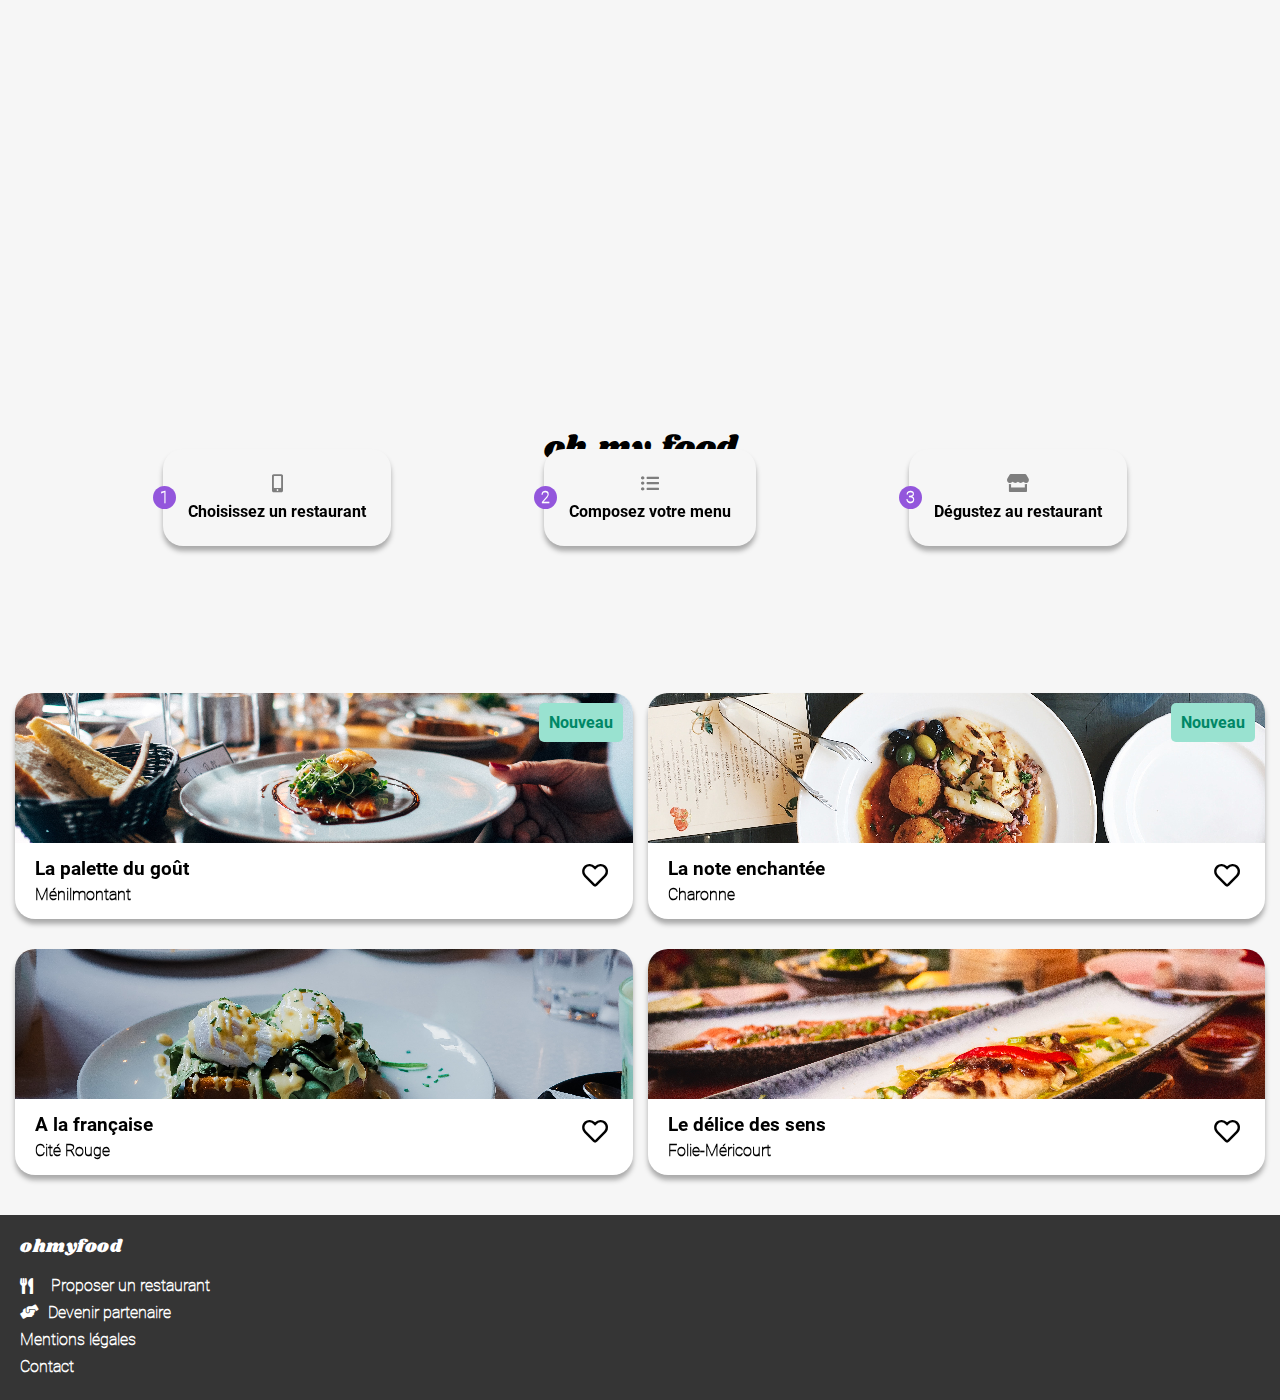
<file: index.html>
<!doctype html>
<html lang="fr">
    <head>
        <meta charset="UTF-8"/>
        <meta name="viewport" content="width=device-width">
        <title>Oh My Food</title>
        <link rel="stylesheet" href="icons/css/all.css"/>
        <link rel="stylesheet" href="css/main.css">
        <link rel="stylesheet" href="css/base.css">
        <link rel="stylesheet" href="css/header.css">
        <link rel="stylesheet" href="css/footer.css">
    </head>
    <body>

        <div class="load">
            <div class="load__text load__text-1">oh</div>
            <div class="load__text load__text-2">my</div>
            <div class="load__text load__text-3">food</div>
        </div>

        <header>
            <img id="logo" src="./img/logo/ohmyfood@2x.svg" alt="logo OhMyFood"/>
            <label class="localisation"><i class="fas fa-map-marker-alt"></i><input class="city" type="text" placeholder="Paris, Belleville"/></label>
        </header>

        <main>
            <section id="reservation">
                <h1>Réservez le menu qui vous convient</h1>
                    <p>Découvrez des restaurants d'exception, sélectionnés par nos soins.</p>
                    <input type="button" value="Explorer nos restaurants" class="explore--btn">
            </section>
        <div class="restaurants__container">
            <section id="fonctionnement">
                <h2>Fonctionnement</h2>
                    <ol class="fonctionnement">
                        <li class="fonctionnement__etape"><i class="fas fa-mobile-alt"></i>Choisissez un restaurant</li>
                        <li class="fonctionnement__etape"><i class="fas fa-list-ul"></i>Composez votre menu</li>
                        <li class="fonctionnement__etape"><i class="fas fa-store"></i>Dégustez au restaurant</li>
                    </ol>
            </section>

            <section id="restaurants">   
                <h2 class="restaurants__title">Restaurants</h2>
                    <div class="restaurants__figure__list">
                        <a class="restaurants__link" href="./la-palette-du-gout.html">
                            <figure class="restaurants__figure__new">
                                <img src="./img/restaurants/jay-wennington-N_Y88TWmGwA-unsplash.jpg" alt="carpaccio de saumon sauce basalmique">
                                <span class="restaurants__figure__new__tag">Nouveau</span>
                                <figcaption class="figcaption__restaurants">
                                    <div class="figcaption__details">
                                        <span class="figcaption__restaurants__name">La palette du goût</span>
                                        <span class="figcaption__restaurants__city">Ménilmontant</span>
                                    </div>
                                    <div class="btn__heart">
                                        <i class="far fa-heart"></i>
                                        <i class="fas fa-heart"></i>
                                    </div>
                                </figcaption>
                            </figure>
                        </a>
                        <a class="restaurants__link" href="./la-note-enchantee.html">
                            <figure class="restaurants__figure__new">
                                <img src="./img/restaurants/stil-u2Lp8tXIcjw-unsplash.jpg" alt="croquettes de poulet sauce tomate">
                                <span class="restaurants__figure__new__tag">Nouveau</span>
                                <figcaption class="figcaption__restaurants">
                                    <div class="figcaption__details">
                                        <span class="figcaption__restaurants__name">La note enchantée</span>
                                        <span class="figcaption__restaurants__city">Charonne</span>
                                    </div>
                                    <div class="btn__heart">
                                        <i class="far fa-heart"></i>
                                        <i class="fas fa-heart"></i>
                                    </div>
                                </figcaption>
                            </figure>
                        </a>
                        <a class="restaurants__link" href="./a-la-française.html">
                            <figure class="restaurants__figure">
                                <img src="./img/restaurants/toa-heftiba-DQKerTsQwi0-unsplash.jpg" alt="oeufs benedictes épinards et toast">
                                <figcaption class="figcaption__restaurants">
                                    <div class="figcaption__details">
                                        <span class="figcaption__restaurants__name">A la française</span>
                                        <span class="figcaption__restaurants__city">Cité Rouge</span>
                                    </div>
                                    <div class="btn__heart">
                                        <i class="far fa-heart"></i>
                                        <i class="fas fa-heart"></i>
                                    </div>
                                </figcaption>
                            </figure>
                        </a>
                        <a class="restaurants__link" href="./le-delice-des-sens.html">
                            <figure class="restaurants__figure">
                                <img src="./img/restaurants/louis-hansel-shotsoflouis-qNBGVyOCY8Q-unsplash.jpg" alt="poisson sauce sucré salé">
                                <figcaption class="figcaption__restaurants">
                                    <div class="figcaption__details">
                                        <span class="figcaption__restaurants__name">Le délice des sens</span>
                                        <span class="figcaption__restaurants__city">Folie-Méricourt</span>
                                    </div>
                                    <div class="btn__heart">
                                        <i class="far fa-heart"></i>
                                        <i class="fas fa-heart"></i>
                                    </div>
                                </figcaption>
                            </figure>
                        </a>
                    </div>
            </section>
        </div>
        </main>

        <footer class="footer__list">
            <h3>ohmyfood</h3>
                <div class="footer__suggest">
                    <i class="fas fa-utensils"></i>
                    <a href="#"><p>Proposer un restaurant</p></a>
                </div>
                <div class="footer__sponso">
                    <i class="fas fa-hands-helping"></i>
                    <a href="#"><p>Devenir partenaire</p></a>
                </div>
                <div><a href="#">Mentions légales</a></div>
                <a class="contact" href="mailto:contact@ohmyfood.com">Contact</a>
        </footer>
    </body>
</html>
</file>
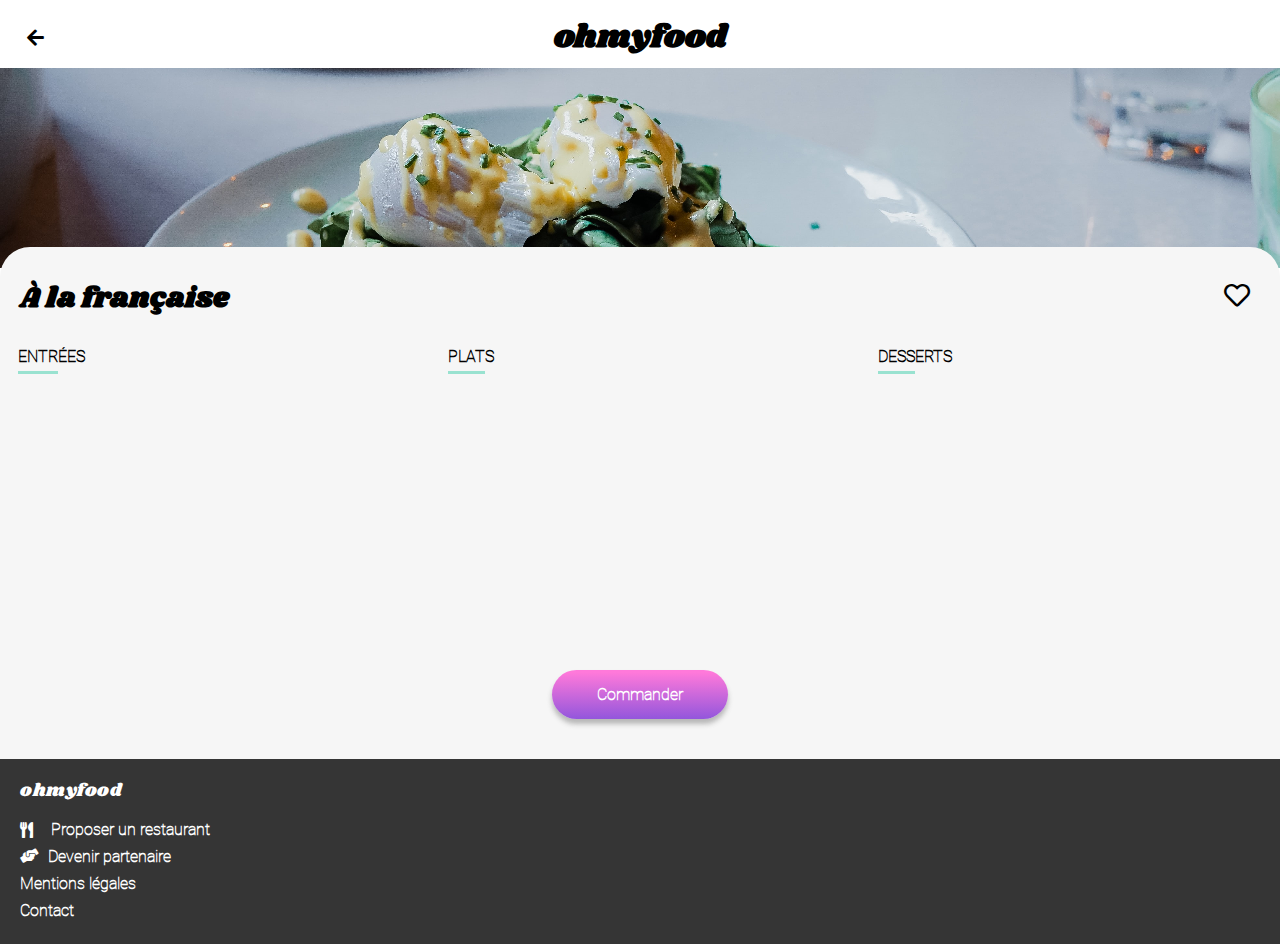
<file: a-la-française.html>
<!doctype html>
<html lang="fr">
    <head>
        <meta charset="UTF-8"/>
        <meta name="viewport" content="width=device-width, initial-scale=1"/>
        <title>À la Française - Oh My Food</title>
        <link rel="stylesheet" href="./icons/css/all.css"/>
        <link rel="stylesheet" href="css/main.css">
        <link rel="stylesheet" href="css/main-restaurants.css"/>
        <link rel="stylesheet" href="css/base-restaurants.css"/>
        <link rel="stylesheet" href="css/header-restaurants.css"/>
        <link rel="stylesheet" href="css/footer.css"/>
    </head>

    <body>
        <header class="header__back">
            <a class="header__row" href="./index.html"><i class="fas fa-arrow-left"></i></a>
            <h1 class="header__title">ohmyfood</h1>
        </header>

        <img id="restaurants__pictures" src="./img/restaurants/toa-heftiba-DQKerTsQwi0-unsplash.jpg" alt="oeufs benedictes épinards et toast">

        <main>          
            <section class="restaurants__card">
                <h2 class="restaurants__title">À la française</h2>
                <div class="btn__heart">
                    <div class="restaurants__heart--empty">
                        <i class="far fa-heart"></i>
                        </div>
                        <div class="restaurants__heart--full">
                        <i class="fas fa-heart"></i>
                        </div>
                </div>
            </section>
            <div class="menu__card">
                <section id="starters">
                    <h2><span class="underline">ENTR</span>ÉES</h2>
                        <div class="menu delay-0">
                            <div class="menu__details">
                                <p class="menu__name">Tartare de poulpe acidulé</p>
                                <p class="menu__caption">Aux zests d'orange</p>
                            </div>
                            <div class="menu__price">25€</div>
                            <div class="menu__check">
                                <i class="fas fa-check" aria-hidden="true"></i>
                            </div> 
                        </div>
                        <div class="menu delay-1">
                            <div class="menu__details">
                                <p class="menu__name">Velouté de légumes d'antan</p>
                                <p class="menu__caption">Carotte, panais, topinambour</p>
                            </div>
                            <div class="menu__price">35€</div>
                            <div class="menu__check">
                                <i class="fas fa-check"></i>
                            </div>
                        </div>
                        <div class="menu delay-2">
                            <div class="menu__details">
                                <p class="menu__name">Soupe à l'oignon</p>
                                <p class="menu__caption">Revisitée</p>
                            </div>
                            <div class="menu__price">20€</div>
                            <div class="menu__check">
                                <i class="fas fa-check"></i>
                            </div>
                        </div>
                </section>
                <section id="courses">
                    <h2><span class="underline">PLAT</span>S</h2>
                        <div class="menu delay-3">
                            <div class="menu__details">
                                <p class="menu__name">Coquilles Saint-Jacques</p>
                                <p class="menu__caption">Accompagnées d'une purée de panais</p>
                            </div>
                            <div class="menu__price">40€</div>
                            <div class="menu__check">
                                <i class="fas fa-check"></i>
                            </div>
                        </div>
                        <div class="menu delay-4">
                            <div class="menu__details">
                                <p class="menu__name">Magret de canard</p>
                                <p class="menu__caption">Et parmentier de pommes de terres</p>
                            </div>
                            <div class="menu__price">35€</div>
                            <div class="menu__check">
                                <i class="fas fa-check"></i>
                            </div>
                        </div>
                        <div class="menu delay-5">
                            <div class="menu__details">
                                <p class="menu__name">Pigeonneau d'Ille-et-Vilaine</p>
                                <p class="menu__caption">Sur son lit de gnocchis aux légumes</p>
                            </div>
                            <div class="menu__price">44€</div>
                            <div class="menu__check">
                                <i class="fas fa-check"></i>
                            </div>
                        </div>
                </section>
                <section id="desserts">
                    <h2><span class="underline">DESS</span>ERTS</h2>
                        <div class="menu delay-6">
                            <div class="menu__details">
                                <p class="menu__name">Pétales de violettes glacés</p>
                                <p class="menu__caption">Et purée de noisettes</p>
                            </div>
                            <div class="menu__price">18€</div>
                            <div class="menu__check">
                                <i class="fas fa-check"></i>
                            </div>
                        </div>
                        <div class="menu delay-7">
                            <div class="menu__details">
                                <p class="menu__name">Fondant au chocolat</p>
                                <p class="menu__caption">Revisité</p>
                            </div>
                            <div class="menu__price">22€</div>
                            <div class="menu__check">
                                <i class="fas fa-check"></i>
                            </div>
                        </div>
                        <div class="menu delay-8">
                            <div class="menu__details">                                
                                <p class="menu__name">Millefeuille croustillant</p>
                                <p class="menu__caption">Myrtilles et pâte d'amande</p>
                            </div>
                            <div class="menu__price">23€</div>
                            <div class="menu__check">
                                <i class="fas fa-check"></i>
                            </div>
                        </div>
                </section>
            </div>
            <div class="btn">
                <input type="button" value="Commander">
            </div>
        </main>
        
        <footer class="footer__list">
            <h3>ohmyfood</h3>
                <div class="footer__suggest">
                    <i class="fas fa-utensils"></i>
                    <a href="#"><p>Proposer un restaurant</p></a>
                </div>
                <div class="footer__sponso">
                    <i class="fas fa-hands-helping"></i>
                    <a href="#"><p>Devenir partenaire</p></a>
                </div>
                <div><a href="#">Mentions légales</a></div>
                <a class="contact" href="mailto:contact@ohmyfood.com">Contact</a>
        </footer>
    </body>
</html>
</file>
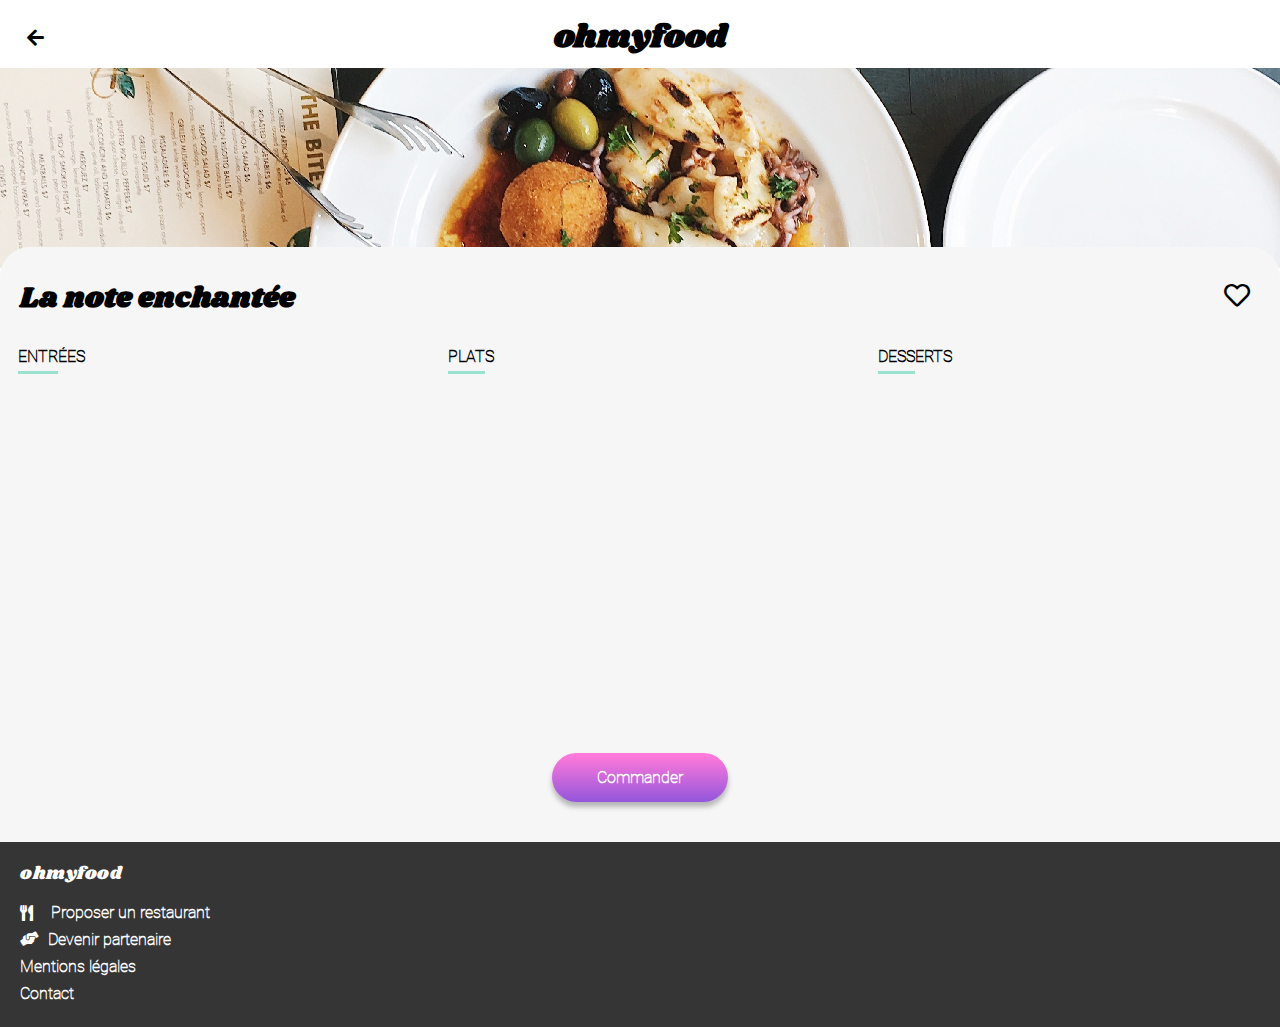
<file: la-note-enchantee.html>
<!doctype html>
<html lang="fr">
    <head>
        <meta charset="UTF-8"/>
        <meta name="viewport" content="width=device-width, initial-scale=1"/>
        <title>La Note Enchantée - Oh My Food</title>
        <link rel="stylesheet" href="./icons/css/all.css"/>
        <link rel="stylesheet" href="css/main.css">
        <link rel="stylesheet" href="css/main-restaurants.css"/>
        <link rel="stylesheet" href="css/base-restaurants.css"/>
        <link rel="stylesheet" href="css/header-restaurants.css"/>
        <link rel="stylesheet" href="css/footer.css"/>
    </head>

    <body>
        <header class="header__back">
            <a class="header__row" href="./index.html"><i class="fas fa-arrow-left"></i></a>
            <h1 class="header__title">ohmyfood</h1>
        </header>

            <img id="restaurants__pictures" src="./img/restaurants/stil-u2Lp8tXIcjw-unsplash.jpg" alt="croquettes de poulet sauce tomate">

            <main>          
                <section class="restaurants__card">
                    <h2 class="restaurants__title">La note enchantée</h2>
                    <div class="btn__heart">
                        <div class="restaurants__heart--empty">
                            <i class="far fa-heart"></i>
                            </div>
                            <div class="restaurants__heart--full">
                            <i class="fas fa-heart"></i>
                            </div>
                    </div>
                </section>
                <div class="menu__card">
                    <section id="starters">
                        <h2><span class="underline">ENTR</span>ÉES</h2>
                            <div class="menu delay-0">
                                <div class="menu__details">
                                    <p class="menu__name">Ravioles de foie gras</p>
                                    <p class="menu__caption">Accompagnés de leur crème à la truffe</p>
                                </div>
                                <div class="menu__price">25€</div>
                                <div class="menu__check">
                                    <i class="fas fa-check" aria-hidden="true"></i>
                                </div> 
                            </div>
                            <div class="menu delay-1">
                                <div class="menu__details">
                                    <p class="menu__name">Caviar osciètre</p>
                                    <p class="menu__caption">Sur blini à la farine de blé noir</p>
                                </div>
                                <div class="menu__price">35€</div>
                                <div class="menu__check">
                                    <i class="fas fa-check"></i>
                                </div>
                            </div>
                            <div class="menu delay-2">
                                <div class="menu__details">
                                    <p class="menu__name">Homard et espuma de potiron</p>
                                    <p class="menu__caption">Mariné aux zests d'orange</p>
                                </div>
                                <div class="menu__price">20€</div>
                                <div class="menu__check">
                                    <i class="fas fa-check"></i>
                                </div>
                            </div>
                            <div class="menu delay-3">
                                <div class="menu__details">
                                    <p class="menu__name">Foie gras de canard cuit entier</p>
                                    <p class="menu__caption">Confiture de figue et pain toasté</p>
                                </div>
                                <div class="menu__price">35€</div>
                                <div class="menu__check">
                                    <i class="fas fa-check"></i>
                                </div>
                            </div>
                    </section>
                    <section id="courses">
                        <h2><span class="underline">PLAT</span>S</h2>
                            <div class="menu delay-4">
                                <div class="menu__details">
                                    <p class="menu__name">Noix de coquilles Saint-Jacques</p>
                                    <p class="menu__caption">Sur lit de purée de céleri-rave</p>
                                </div>
                                <div class="menu__price">40€</div>
                                <div class="menu__check">
                                    <i class="fas fa-check"></i>
                                </div>
                            </div>
                            <div class="menu delay-5">
                                <div class="menu__details">
                                    <p class="menu__name">Langoustine poêlée</p>
                                    <p class="menu__caption">Purée de patate douce</p>
                                </div>
                                <div class="menu__price">35€</div>
                                <div class="menu__check">
                                    <i class="fas fa-check"></i>
                                </div>
                            </div>
                            <div class="menu delay-6">
                                <div class="menu__details">
                                    <p class="menu__name">Mijoté de queue de boeuf</p>
                                    <p class="menu__caption">Et riz sauvage aux zests de citron</p>
                                </div>
                                <div class="menu__price">44€</div>
                                <div class="menu__check">
                                    <i class="fas fa-check"></i>
                                </div>
                            </div>
                    </section>
                    <section id="desserts">
                        <h2><span class="underline">DESS</span>ERTS</h2>
                            <div class="menu delay-7">
                                <div class="menu__details">
                                    <p class="menu__name">Macaron noisette et chocolat</p>
                                    <p class="menu__caption">Glace au caramel brun et sel de Guérande</p>
                                </div>
                                <div class="menu__price">18€</div>
                                <div class="menu__check">
                                    <i class="fas fa-check"></i>
                                </div>
                            </div>
                            <div class="menu delay-8">
                                <div class="menu__details">
                                    <p class="menu__name">Baba au rhum revisité</p>
                                    <p class="menu__caption">Avec son coulis de citron</p>
                                </div>
                                <div class="menu__price">22€</div>
                                <div class="menu__check">
                                    <i class="fas fa-check"></i>
                                </div>
                            </div>
                            <div class="menu delay-9">
                                <div class="menu__details">                                
                                    <p class="menu__name">Tarte au citron meringuée</p>
                                    <p class="menu__caption">Destructurée</p>
                                </div>
                                <div class="menu__price">23€</div>
                                <div class="menu__check">
                                    <i class="fas fa-check"></i>
                                </div>
                            </div>
                    </section>
                </div>
                <div class="btn">
                    <input type="button" value="Commander">
                </div>
            </main>

            <footer class="footer__list">
                <h3>ohmyfood</h3>
                <div class="footer__suggest">
                    <i class="fas fa-utensils"></i>
                    <a href="#"><p>Proposer un restaurant</p></a>
                </div>
                <div class="footer__sponso">
                    <i class="fas fa-hands-helping"></i>
                    <a href="#"><p>Devenir partenaire</p></a>
                </div>
                <div><a href="#">Mentions légales</a></div>
                <a class="contact" href="mailto:contact@ohmyfood.com">Contact</a>
            </footer>
    </body>
</html>
</file>
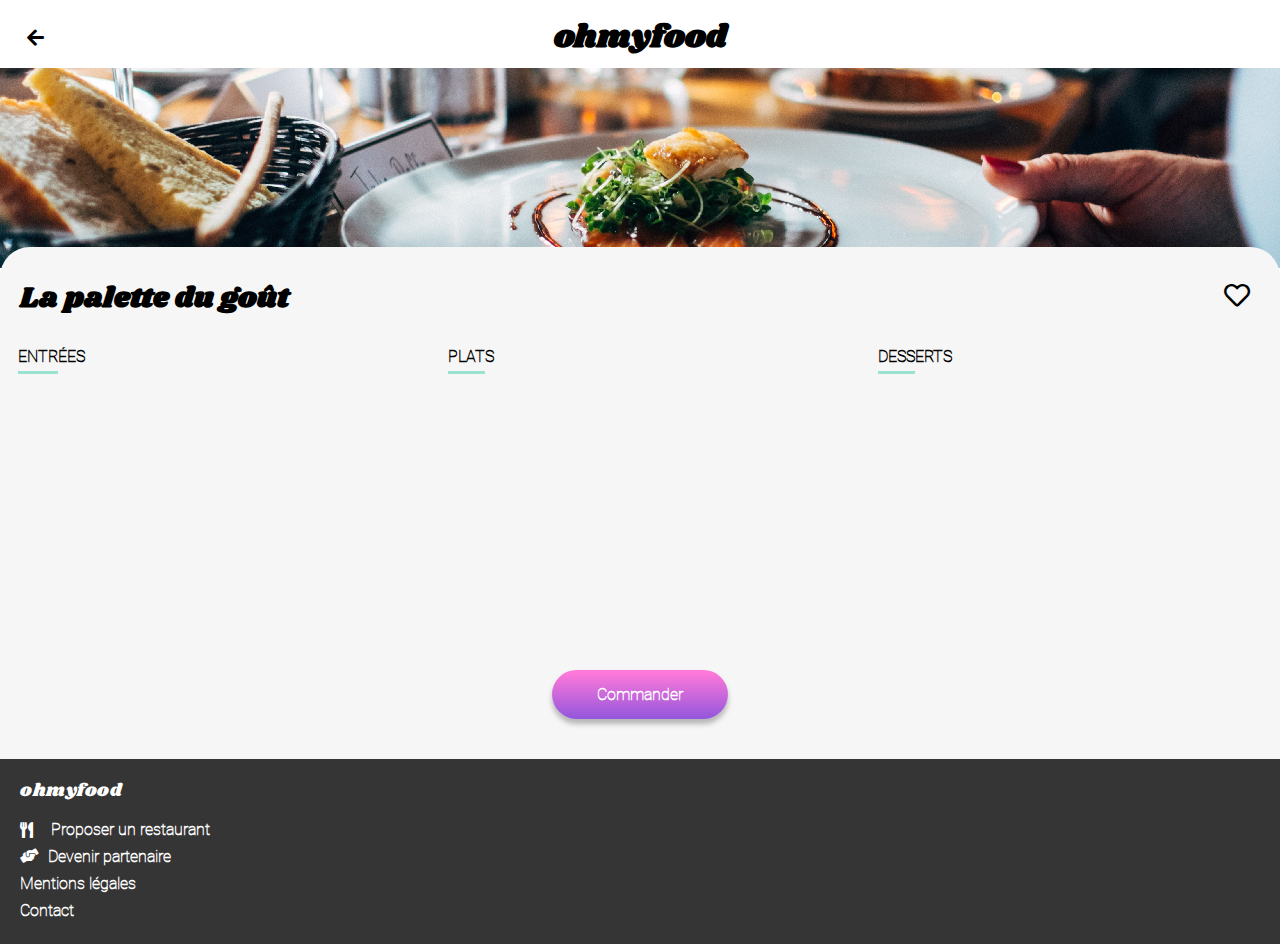
<file: la-palette-du-gout.html>
<!doctype html>
<html lang="fr">
    <head>
        <meta charset="UTF-8"/>
        <meta name="viewport" content="width=device-width, initial-scale=1"/>
        <title>La Palette du Goût - Oh My Food</title>
        <link rel="stylesheet" href="./icons/css/all.css"/>
        <link rel="stylesheet" href="css/main.css"/>
        <link rel="stylesheet" href="css/main-restaurants.css"/>
        <link rel="stylesheet" href="css/base-restaurants.css"/>
        <link rel="stylesheet" href="css/header-restaurants.css"/>
        <link rel="stylesheet" href="css/footer.css"/>
    </head>
    <body>
        <header class="header__back">
            <a class="header__row" href="./index.html"><i class="fas fa-arrow-left"></i></a>
            <h1 class="header__title">ohmyfood</h1>
        </header>

            <img id="restaurants__pictures" src="./img/restaurants/jay-wennington-N_Y88TWmGwA-unsplash.jpg" alt="carpaccio de saumon sauce basalmique">

        <main>          
            <section class="restaurants__card">
                <h2 class="restaurants__title">La palette du goût</h2>
                <div class="btn__heart">
                    <div class="restaurants__heart--empty">
                    <i class="far fa-heart"></i>
                    </div>
                    <div class="restaurants__heart--full">
                    <i class="fas fa-heart"></i>
                    </div>
                </div>
            </section>
            <div class="menu__card">
                <section id="starters">
                    <h2><span class="underline">ENTR</span>ÉES</h2>
                        <div class="menu delay-0">
                            <div class="menu__details">
                                <p class="menu__name">Fricassé d'escargot</p>
                                <p class="menu__caption">Au piment d'espellette</p>
                            </div>
                            <div class="menu__price">25€</div>
                            <div class="menu__check">
                                <i class="fas fa-check" aria-hidden="true"></i>
                            </div> 
                        </div>
                        <div class="menu delay-1">
                            <div class="menu__details">
                                <p class="menu__name">Foie gras de canard mi-cuit</p>
                                <p class="menu__caption">Et ses copeaux de truffe noire</p>
                            </div>
                            <div class="menu__price">35€</div>
                            <div class="menu__check">
                                <i class="fas fa-check"></i>
                            </div>
                        </div>
                        <div class="menu delay-2">
                            <div class="menu__details">
                                <p class="menu__name">Oeuf au plat</p>
                                <p class="menu__caption">Assaisonné à la truffe sur lit de caviar</p>
                            </div>
                            <div class="menu__price">20€</div>
                            <div class="menu__check">
                                <i class="fas fa-check"></i>
                            </div>
                        </div>
                </section>
                <section id="courses">
                    <h2><span class="underline">PLAT</span>S</h2>
                        <div class="menu delay-3">
                            <div class="menu__details">
                                <p class="menu__name">Filet de boeuf aux herbes</p>
                                <p class="menu__caption">Accompagné de sa ribambelle de légumes</p>
                            </div>
                            <div class="menu__price">40€</div>
                            <div class="menu__check">
                                <i class="fas fa-check"></i>
                            </div>
                        </div>
                        <div class="menu delay-4">
                            <div class="menu__details">
                                <p class="menu__name">Parmentuer de queue de boeuf</p>
                                <p class="menu__caption">A la truffe noire sur sa purée de panais</p>
                            </div>
                            <div class="menu__price">35€</div>
                            <div class="menu__check">
                                <i class="fas fa-check"></i>
                            </div>
                        </div>
                        <div class="menu delay-5">
                            <div class="menu__details">
                                <p class="menu__name">Filet de turbot</p>
                                <p class="menu__caption">Aux agrumes</p>
                            </div>
                            <div class="menu__price">44€</div>
                            <div class="menu__check">
                                <i class="fas fa-check"></i>
                            </div>
                        </div>
                </section>
                <section id="desserts">
                    <h2><span class="underline">DESS</span>ERTS</h2>
                        <div class="menu delay-6">
                            <div class="menu__details">
                                <p class="menu__name">Paris-Brest</p>
                                <p class="menu__caption">Revisité</p>
                            </div>
                            <div class="menu__price">18€</div>
                            <div class="menu__check">
                                <i class="fas fa-check"></i>
                            </div>
                        </div>
                        <div class="menu delay-7">
                            <div class="menu__details">
                                <p class="menu__name">Macaron au chocolat d'exception</p>
                                <p class="menu__caption">Et glace à la vanille de Madagascar</p>
                            </div>
                            <div class="menu__price">22€</div>
                            <div class="menu__check">
                                <i class="fas fa-check"></i>
                            </div>
                        </div>
                        <div class="menu delay-8">
                            <div class="menu__details">                                
                                <p class="menu__name">Mousse au chocolat</p>
                                <p class="menu__caption">Au piment d'Espellette et à la truffe noire</p>
                            </div>
                            <div class="menu__price">23€</div>
                            <div class="menu__check">
                                <i class="fas fa-check"></i>
                            </div>
                        </div>
                </section>
            </div>
            <div class="btn">
                <input type="button" value="Commander">
            </div>
        </main>

        <footer class="footer__list">
            <h3>ohmyfood</h3>
                <div class="footer__suggest">
                    <i class="fas fa-utensils"></i>
                    <a href="#"><p>Proposer un restaurant</p></a>
                </div>
                <div class="footer__sponso">
                    <i class="fas fa-hands-helping"></i>
                    <a href="#"><p>Devenir partenaire</p></a>
                </div>
                <div><a href="#">Mentions légales</a></div>
                <a class="contact" href="mailto:contact@ohmyfood.com">Contact</a>
        </footer>
    </body>
</html>
</file>
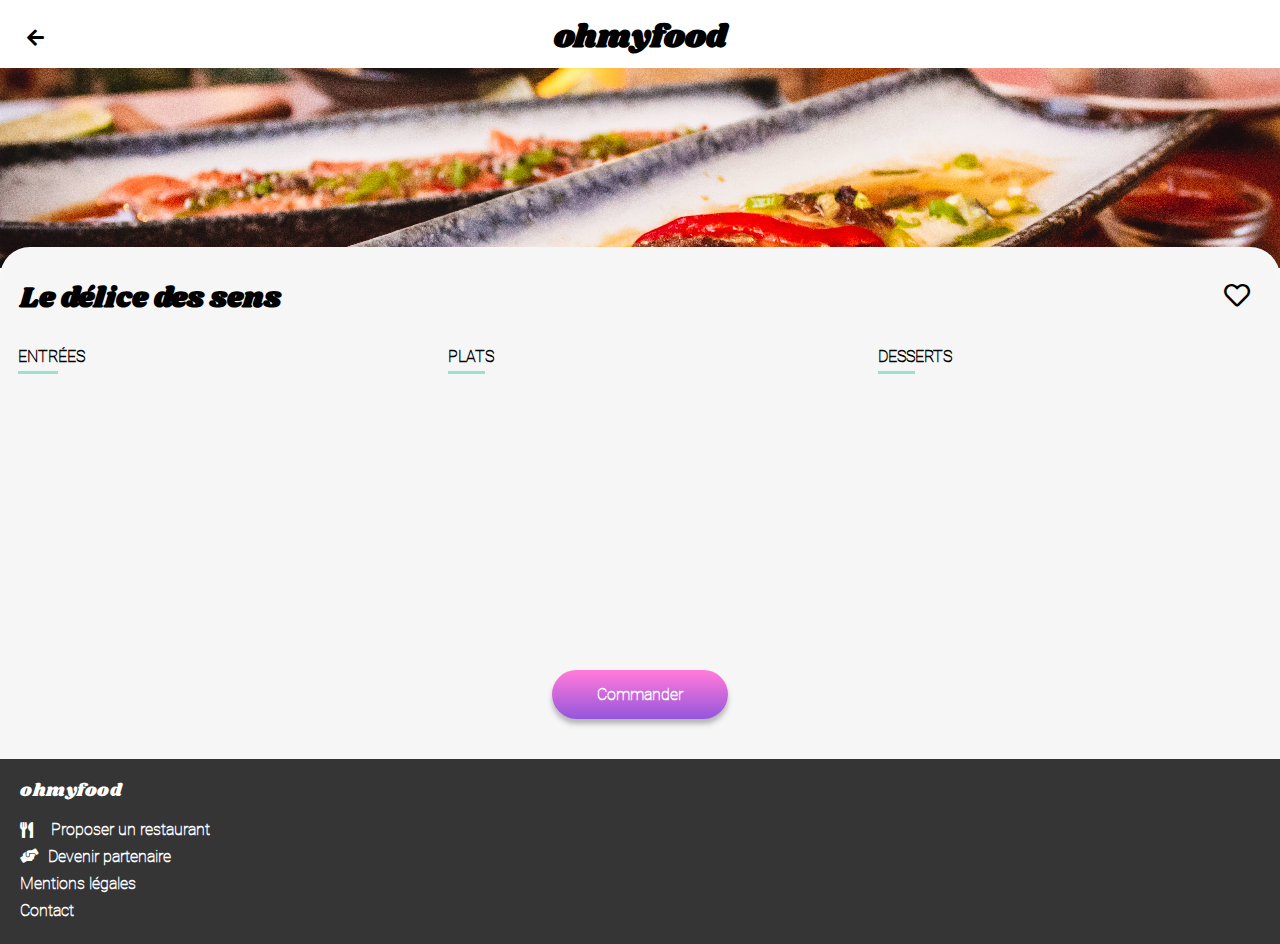
<file: le-delice-des-sens.html>
<!doctype html>
<html lang="fr">
    <head>
        <meta charset="UTF-8"/>
        <meta name="viewport" content="width=device-width, initial-scale=1"/>
        <title>Le Délice des Sens - Oh My Food</title>
        <link rel="stylesheet" href="./icons/css/all.css"/>
        <link rel="stylesheet" href="css/main.css">
        <link rel="stylesheet" href="css/main-restaurants.css"/>
        <link rel="stylesheet" href="css/base-restaurants.css"/>
        <link rel="stylesheet" href="css/header-restaurants.css"/>
        <link rel="stylesheet" href="css/footer.css"/>
    </head>

    <body>
        <header class="header__back">
            <a class="header__row" href="./index.html"><i class="fas fa-arrow-left"></i></a>
            <h1 class="header__title">ohmyfood</h1>
        </header>
        
        <img id="restaurants__pictures" src="./img/restaurants/louis-hansel-shotsoflouis-qNBGVyOCY8Q-unsplash.jpg" alt="poisson sauce sucré salé">

        <main>          
            <section class="restaurants__card">
                <h2 class="restaurants__title">Le délice des sens</h2>
                <div class="btn__heart">
                    <div class="restaurants__heart--empty">
                        <i class="far fa-heart"></i>
                        </div>
                        <div class="restaurants__heart--full">
                        <i class="fas fa-heart"></i>
                        </div>
                </div>
            </section>
            <div class="menu__card">
                <section id="starters">
                    <h2><span class="underline">ENTR</span>ÉES</h2>
                        <div class="menu delay-0">
                            <div class="menu__details">
                                <p class="menu__name">Tartare de thon</p>
                                <p class="menu__caption">Assaisonnée au yuzu</p>
                            </div>
                            <div class="menu__price">25€</div>
                            <div class="menu__check">
                                <i class="fas fa-check" aria-hidden="true"></i>
                            </div> 
                        </div>
                        <div class="menu delay-1">
                            <div class="menu__details">
                                <p class="menu__name">Bouchée de homard croustillant</p>
                                <p class="menu__caption">Et sa farandole de petits légumes</p>
                            </div>
                            <div class="menu__price">35€</div>
                            <div class="menu__check">
                                <i class="fas fa-check"></i>
                            </div>
                        </div>
                        <div class="menu delay-2">
                            <div class="menu__details">
                                <p class="menu__name">Veloutée de cèpes</p>
                                <p class="menu__caption">Aux truffes</p>
                            </div>
                            <div class="menu__price">20€</div>
                            <div class="menu__check">
                                <i class="fas fa-check"></i>
                            </div>
                        </div>
                </section>
                <section id="courses">
                    <h2><span class="underline">PLAT</span>S</h2>
                        <div class="menu delay-3">
                            <div class="menu__details">
                                <p class="menu__name">Poulet rôti aux herbes de provence</p>
                                <p class="menu__caption">Et sa crème de truffe</p>
                            </div>
                            <div class="menu__price">40€</div>
                            <div class="menu__check">
                                <i class="fas fa-check"></i>
                            </div>
                        </div>
                        <div class="menu delay-4">
                            <div class="menu__details">
                                <p class="menu__name">Langouste rôtie</p>
                                <p class="menu__caption">Et ses légumess de saison</p>
                            </div>
                            <div class="menu__price">35€</div>
                            <div class="menu__check">
                                <i class="fas fa-check"></i>
                            </div>
                        </div>
                        <div class="menu delay-5">
                            <div class="menu__details">
                                <p class="menu__name">Côte de boeuf angus</p>
                                <p class="menu__caption">Et sa purée de panais</p>
                            </div>
                            <div class="menu__price">44€</div>
                            <div class="menu__check">
                                <i class="fas fa-check"></i>
                            </div>
                        </div>
                </section>
                <section id="desserts">
                    <h2><span class="underline">DESS</span>ERTS</h2>
                        <div class="menu delay-6">
                            <div class="menu__details">
                                <p class="menu__name">Farandole de desserts</p>
                                <p class="menu__caption">Du chef</p>
                            </div>
                            <div class="menu__price">18€</div>
                            <div class="menu__check">
                                <i class="fas fa-check"></i>
                            </div>
                        </div>
                        <div class="menu delay-7">
                            <div class="menu__details">
                                <p class="menu__name">Crème brulée</p>
                                <p class="menu__caption">Revisitée</p>
                            </div>
                            <div class="menu__price">22€</div>
                            <div class="menu__check">
                                <i class="fas fa-check"></i>
                            </div>
                        </div>
                        <div class="menu delay-8">
                            <div class="menu__details">                                
                                <p class="menu__name">Tiramisu</p>
                                <p class="menu__caption">A la noisette</p>
                            </div>
                            <div class="menu__price">23€</div>
                            <div class="menu__check">
                                <i class="fas fa-check"></i>
                            </div>
                        </div>
                </section>
            </div>
            <div class="btn">
                <input type="button" value="Commander">
            </div>
        </main>

        <footer class="footer__list">
            <h3>ohmyfood</h3>
                <div class="footer__suggest">
                    <i class="fas fa-utensils"></i>
                    <a href="#"><p>Proposer un restaurant</p></a>
                </div>
                <div class="footer__sponso">
                    <i class="fas fa-hands-helping"></i>
                    <a href="#"><p>Devenir partenaire</p></a>
                </div>
                <div><a href="#">Mentions légales</a></div>
                <a class="contact" href="mailto:contact@ohmyfood.com">Contact</a>
        </footer>
    </body>
</html>
</file>
<file: css/main.css>
@keyframes loader {
  0% {
    opacity: 1;
    z-index: 1;
  }
  50% {
    opacity: 1;
    z-index: 1;
  }
  99% {
    opacity: 1;
    z-index: 1;
  }
  100% {
    opacity: 0;
    z-index: -1;
  }
}
@keyframes flip {
  40% {
    transform: rotateX(360deg);
    opacity: 1;
  }
  100% {
    transform: rotatex(360deg);
    opacity: 0;
  }
}
@keyframes slide-top {
  0% {
    transform: translateY(30px);
    opacity: 0;
  }
  100% {
    transform: translateY(0);
    opacity: 1;
  }
}
@font-face {
  font-family: "roboto-bold";
  src: url(../police/Roboto-Bold.ttf);
}
@font-face {
  font-family: "roboto-thin";
  src: url(../police/Roboto-Thin.ttf);
}
@font-face {
  font-family: "shrikhand";
  src: url(../police/Shrikhand-Regular.otf);
}
.load {
  font-family: "shrikhand";
  display: flex;
  justify-content: center;
  align-items: center;
  position: fixed;
  z-index: 0;
  animation: loader 4s ease-in-out both;
  perspective: 700px;
  background-color: #F6F6F6;
  width: 100%;
  height: 100%;
  top: 0%;
  bottom: 0%;
  left: 0%;
  right: 0%;
}

.load__text {
  font-size: 2em;
  margin: 5px;
  animation: flip 1.8s ease;
  transform-origin: 0 50%;
  transform-style: preserve-3d;
}
.load__text.load__text-1 {
  animation-delay: 0.1s;
}
.load__text.load__text-2 {
  animation-delay: 0.2s;
}
.load__text.load__text-3 {
  animation-delay: 0.3s;
}
.load__text.load__text-4 {
  animation-delay: 0.4s;
}
.load__text.load__text-5 {
  animation-delay: 0.5s;
}
.load__text.load__text-6 {
  animation-delay: 0.6s;
}
.load__text.load__text-7 {
  animation-delay: 0.7s;
}
.load__text.load__text-8 {
  animation-delay: 0.8s;
}

.city {
  border-color: #EAEAEA;
  background-color: #EAEAEA;
  border-style: solid;
  text-align: center;
  font-size: 1em;
  font-family: "roboto";
}
.city::placeholder {
  color: black;
}
.city:focus {
  outline: none;
}

#reservation {
  text-align: center;
  padding: 40px 16px 25px 16px;
  background-color: #F6F6F6;
}
#reservation p {
  margin: 10px 0 25px 0;
  font-family: "roboto-thin";
  font-weight: bolder;
}
#reservation input {
  background: linear-gradient(to bottom, #FF79DA 5%, #9356DC 100%);
  border-radius: 30px;
  border: none;
  color: white;
  box-shadow: 0px 5px 5px 0px #aaaaaad3;
  padding: 15px 45px;
  margin-bottom: 40px;
  font-family: "roboto-thin";
  font-size: 1em;
  font-weight: bolder;
  cursor: pointer;
}
#reservation input:hover {
  filter: brightness(105%);
  box-shadow: 0px 5px 5px 0px #AAAAAA;
}

#fonctionnement {
  padding: 30px 10px;
}
#fonctionnement .fonctionnement {
  list-style: none;
  padding: 0;
  counter-reset: etape;
}
#fonctionnement .fonctionnement__etape {
  padding: 25px;
  margin: 20px 0px 25px 10px;
  box-shadow: 0px 5px 5px 0px #AAAAAA;
  border-radius: 20px;
  background-color: #F6F6F6;
  display: flex;
  position: relative;
  justify-content: space-evenly;
  font-family: "roboto-bold";
}
#fonctionnement .fonctionnement__etape:hover {
  cursor: pointer;
  background-color: #f5edff;
}
#fonctionnement .fonctionnement__etape:hover .fa-store, #fonctionnement .fonctionnement__etape:hover .fa-list-ul, #fonctionnement .fonctionnement__etape:hover .fa-mobile-alt {
  color: #9356DC;
}
#fonctionnement .fa-store, #fonctionnement .fa-list-ul, #fonctionnement .fa-mobile-alt {
  color: #7e7e7e;
}
#fonctionnement .fonctionnement__etape:before {
  background: #9356DC;
  height: 23px;
  width: 23px;
  border-radius: 100px;
  display: flex;
  justify-content: center;
  align-items: center;
  color: white;
  position: absolute;
  left: -10px;
  counter-increment: etape 1;
  content: counter(etape) " ";
  font-family: "roboto-thin";
  font-weight: 600;
}

.restaurants__link {
  color: black;
  text-decoration: none;
}

.restaurants__link:hover {
  color: black;
}

.restaurants__link:active {
  color: black;
}

.restaurants__link:visited {
  color: black;
}

#restaurants {
  padding: 40px 15px;
  background-color: #F6F6F6;
}
#restaurants .restaurants__title {
  padding-bottom: 25px;
}
#restaurants .restaurants__figure, #restaurants .restaurants__figure__new {
  background-color: white;
  border-radius: 20px;
  position: relative;
  box-shadow: 0px 5px 5px 0px #AAAAAA;
}
#restaurants .restaurants__figure__new__tag {
  background-color: #99E2D0;
  color: #008766;
  padding: 10px;
  border-radius: 5px;
  position: absolute;
  top: 10px;
  right: 10px;
  font-family: "roboto-bold";
}
#restaurants img {
  width: 100%;
  height: 150px;
  object-fit: cover;
  image-rendering: pixelated;
  border-radius: 20px 20px 0 0;
}
#restaurants .figcaption__restaurants {
  padding: 10px 25px 15px 20px;
  position: relative;
  display: flex;
  align-items: center;
}
#restaurants .figcaption__details {
  display: flex;
  flex-direction: column;
  flex: 1;
}
#restaurants .figcaption__restaurants__name {
  font-family: "roboto-bold";
  margin-bottom: 5px;
  font-size: 1.2em;
}
#restaurants .figcaption__restaurants__city {
  font-family: "roboto-thin";
  font-weight: bolder;
}

.fas.fa-heart {
  font-size: 25px;
  position: absolute;
  right: 25px;
  top: 15px;
  background: linear-gradient(#FF79DA, #9356DC);
  -webkit-background-clip: text;
  background-clip: text;
  -webkit-text-fill-color: transparent;
  opacity: 0;
}

.btn__heart:hover .fas.fa-heart {
  opacity: 1;
  transition: 0.3s ease-in-out;
}

.far.fa-heart {
  font-size: 26px;
  position: absolute;
  right: 25px;
  top: 15px;
  opacity: 1;
}

.btn__heart:hover .far.fa-heart {
  opacity: 0;
  transition: 0.3s ease-in-out;
}

@media (max-width: 767px) {
  .restaurants__figure__list {
    display: grid;
    grid-template-columns: repeat(1, 1fr);
    row-gap: 30px;
  }
}
@media (min-width: 490px) {
  .fonctionnement {
    display: flex;
    justify-content: space-evenly;
  }

  .fonctionnement__etape {
    justify-content: center;
    flex-direction: column;
    align-items: center;
    padding: 20px 20px 20px 20px;
    text-align: center;
  }

  .fa-mobile-alt, .fa-list-ul, .fa-store {
    margin: 0 0 10px 0;
  }

  .restaurants__figure__list {
    display: grid;
    grid-template-columns: repeat(2, 1fr);
    row-gap: 30px;
    column-gap: 15px;
  }
}

/*# sourceMappingURL=main.css.map */
</file>
<file: css/base.css>
* {
  margin: 0;
}

h1, h2 {
  font-family: "roboto";
}

.fas {
  font-size: large;
}

a {
  color: #000000;
  text-decoration: none;
}

a:hover {
  color: #000000;
}

a:active {
  color: #000000;
}

a:visited {
  color: #000000;
}

.contact {
  color: #FFFFFF;
  text-decoration: none;
}

.contact:hover {
  color: #FFFFFF;
}

.contact:active {
  color: #FFFFFF;
}

.contact:visited {
  color: #FFFFFF;
}

/*# sourceMappingURL=base.css.map */
</file>
<file: css/header.css>
header {
  text-align: center;
  margin-top: 15px;
}
header #logo {
  margin-bottom: 10px;
}
header .localisation {
  display: block;
  padding: 20px;
  background-color: #EAEAEA;
  box-shadow: 1px 9px 9px -10px #646464 inset;
}

/*# sourceMappingURL=header.css.map */
</file>
<file: css/footer.css>
a {
  color: white;
  text-decoration: none;
}

a:hover {
  color: white;
}

a:active {
  color: white;
}

a:visited {
  color: white;
}

footer {
  background-color: #353535;
  color: white;
  display: flex;
  flex-direction: column;
  padding: 20px;
  font-family: "roboto-thin";
  font-weight: bolder;
  line-height: 27px;
}
footer h3 {
  font-family: "Shrikhand";
  font-weight: lighter;
  letter-spacing: 0.5px;
  font-size: 2vh;
  padding: 0px 0px 10px 0;
}
footer .footer__suggest {
  display: flex;
  align-items: center;
}
footer .fa-utensils {
  margin: 0 18px 0 0;
  font-size: 1em;
}
footer .footer__sponso {
  display: flex;
  align-items: center;
}
footer .fa-hands-helping {
  margin: 0 10px 0 0;
  font-size: 0.9em;
}

/*# sourceMappingURL=footer.css.map */
</file>
<file: css/main-restaurants.css>
@keyframes loader {
  0% {
    opacity: 1;
    z-index: 1;
  }
  50% {
    opacity: 1;
    z-index: 1;
  }
  99% {
    opacity: 1;
    z-index: 1;
  }
  100% {
    opacity: 0;
    z-index: -1;
  }
}
@keyframes flip {
  40% {
    transform: rotateX(360deg);
    opacity: 1;
  }
  100% {
    transform: rotatex(360deg);
    opacity: 0;
  }
}
@keyframes slide-top {
  0% {
    transform: translateY(30px);
    opacity: 0;
  }
  100% {
    transform: translateY(0);
    opacity: 1;
  }
}
@font-face {
  font-family: "roboto-bold";
  src: url(../police/Roboto-Bold.ttf);
}
@font-face {
  font-family: "roboto-thin";
  src: url(../police/Roboto-Thin.ttf);
}
@font-face {
  font-family: "shrikhand";
  src: url(../police/Shrikhand-Regular.otf);
}
#restaurants__pictures {
  width: 100%;
  height: 200px;
  image-rendering: pixelated;
  object-fit: cover;
}

main {
  margin-top: -40px;
  border-radius: 30px 30px 0 0;
  background-color: #F6F6F6;
  z-index: 1;
  position: relative;
}

.restaurants__card {
  padding: 35px 10px 0 10px;
  margin: 15px 10px 30px 10px;
  display: flex;
  align-items: center;
  justify-content: space-between;
}
.restaurants__card .restaurants__title {
  font-family: "shrikhand";
  font-size: 1.8em;
}
.restaurants__card .restaurants__heart--empty {
  font-size: 26px;
  position: absolute;
  right: 5px;
  top: 20px;
  opacity: 1;
  cursor: pointer;
}
.restaurants__card .restaurants__heart--full {
  position: absolute;
  right: 5px;
  top: 20px;
  cursor: pointer;
}

.menu__card {
  display: grid;
}

@media (max-width: 1023px) {
  .menu__card {
    display: grid;
    grid-template-columns: repeat(1, 1fr);
    column-gap: 10px;
  }
}
@media (min-width: 1024px) {
  .menu__card {
    display: grid;
    grid-template-columns: repeat(3, 1fr);
    column-gap: 10px;
  }
}
#starters, #courses, #desserts {
  padding: 0 18px 30px 18px;
  max-width: 100%;
  overflow: hidden;
}
#starters h2, #courses h2, #desserts h2 {
  margin: 0 0 25px 0;
  font-family: "roboto-thin";
  font-size: 1em;
}
#starters .underline, #courses .underline, #desserts .underline {
  border-bottom: solid 3px #99E2D0;
  font-family: "roboto-thin";
  font-size: 1em;
  padding-bottom: 5px;
}

.menu {
  background-color: white;
  display: flex;
  border-radius: 15px;
  margin: 15px 0;
  padding: 10px 10px 10px 15px;
  max-width: 965px;
  box-shadow: 0px 5px 5px 0px #AAAAAA;
  overflow: hidden;
  white-space: nowrap;
  text-overflow: ellipsis;
  cursor: pointer;
  animation: slide-top 0.5s ease-out forwards 0.2s;
  opacity: 0;
}
.menu.delay-0 {
  animation-delay: 0s;
}
.menu.delay-1 {
  animation-delay: 0.2s;
}
.menu.delay-2 {
  animation-delay: 0.4s;
}
.menu.delay-3 {
  animation-delay: 0.6s;
}
.menu.delay-4 {
  animation-delay: 0.8s;
}
.menu.delay-5 {
  animation-delay: 1s;
}
.menu.delay-6 {
  animation-delay: 1.2s;
}
.menu.delay-7 {
  animation-delay: 1.4s;
}
.menu.delay-8 {
  animation-delay: 1.6s;
}
.menu.delay-9 {
  animation-delay: 1.8s;
}
.menu .menu__details {
  white-space: nowrap;
  text-overflow: ellipsis;
  overflow: hidden;
  flex: 1;
}
.menu .menu__name {
  font-family: "roboto-bold";
  white-space: nowrap;
  text-overflow: ellipsis;
  overflow: hidden;
  margin: 0 0 10px 0;
}
.menu .menu__caption {
  font-family: "roboto-thin";
  font-weight: bolder;
  margin: 0;
  white-space: nowrap;
  text-overflow: ellipsis;
  overflow: hidden;
}
.menu .menu__price {
  font-family: "roboto";
  font-weight: bold;
  display: flex;
  justify-content: flex-end;
  align-items: flex-end;
  padding-left: 0.5rem;
}
.menu .menu__check {
  background-color: #99E2D0;
  margin: -1rem -5rem -1rem 1rem;
  width: 4rem;
  display: flex;
  align-items: center;
  justify-content: center;
  transition-duration: 0.5s;
}
.menu:hover .menu__check {
  margin-right: -10px;
}
.menu .fa-check {
  height: 20px;
  width: 20px;
  font-size: 0.9em;
  background-color: white;
  display: flex;
  align-items: center;
  justify-content: center;
  border-radius: 100px;
  transform: rotate(360deg);
  transition-duration: 0.5s;
}
.menu:hover .fa-check {
  transform: rotate(0);
}
.menu .fa-check {
  color: #99E2D0;
}

.btn {
  display: flex;
  justify-content: center;
}
.btn input {
  background: linear-gradient(to bottom, #FF79DA 5%, #9356DC 100%);
  border-radius: 30px;
  border: none;
  color: white;
  box-shadow: 0px 5px 5px 0px #aaaaaad3;
  padding: 15px 45px;
  margin-bottom: 40px;
  font-family: "roboto-thin";
  font-size: 1em;
  font-weight: bolder;
  cursor: pointer;
  display: flex;
  justify-content: center;
  margin-bottom: 40px;
}
.btn input:hover {
  filter: opacity(0.9);
}

/*# sourceMappingURL=main-restaurants.css.map */
</file>
<file: css/base-restaurants.css>
* {
  margin: 0;
}

a {
  color: #FFFF;
  text-decoration: none;
}

a:hover {
  color: #000000;
}

a:active {
  color: #000000;
}

a:visited {
  color: #000000;
}

/*# sourceMappingURL=base-restaurants.css.map */
</file>
<file: css/header-restaurants.css>
.header__back {
  position: relative;
  margin: 20px 10px 10px 10px;
}

.fa-arrow-left {
  position: absolute;
  left: 10px;
  height: 30px;
  width: 30px;
  top: 20px;
  display: flex;
  align-items: center;
  justify-content: center;
  transform: translateY(-17px);
  font-size: 1.2em;
  color: black;
}

.header__title {
  font-family: "shrikhand";
  text-align: center;
}

/*# sourceMappingURL=header-restaurants.css.map */
</file>
